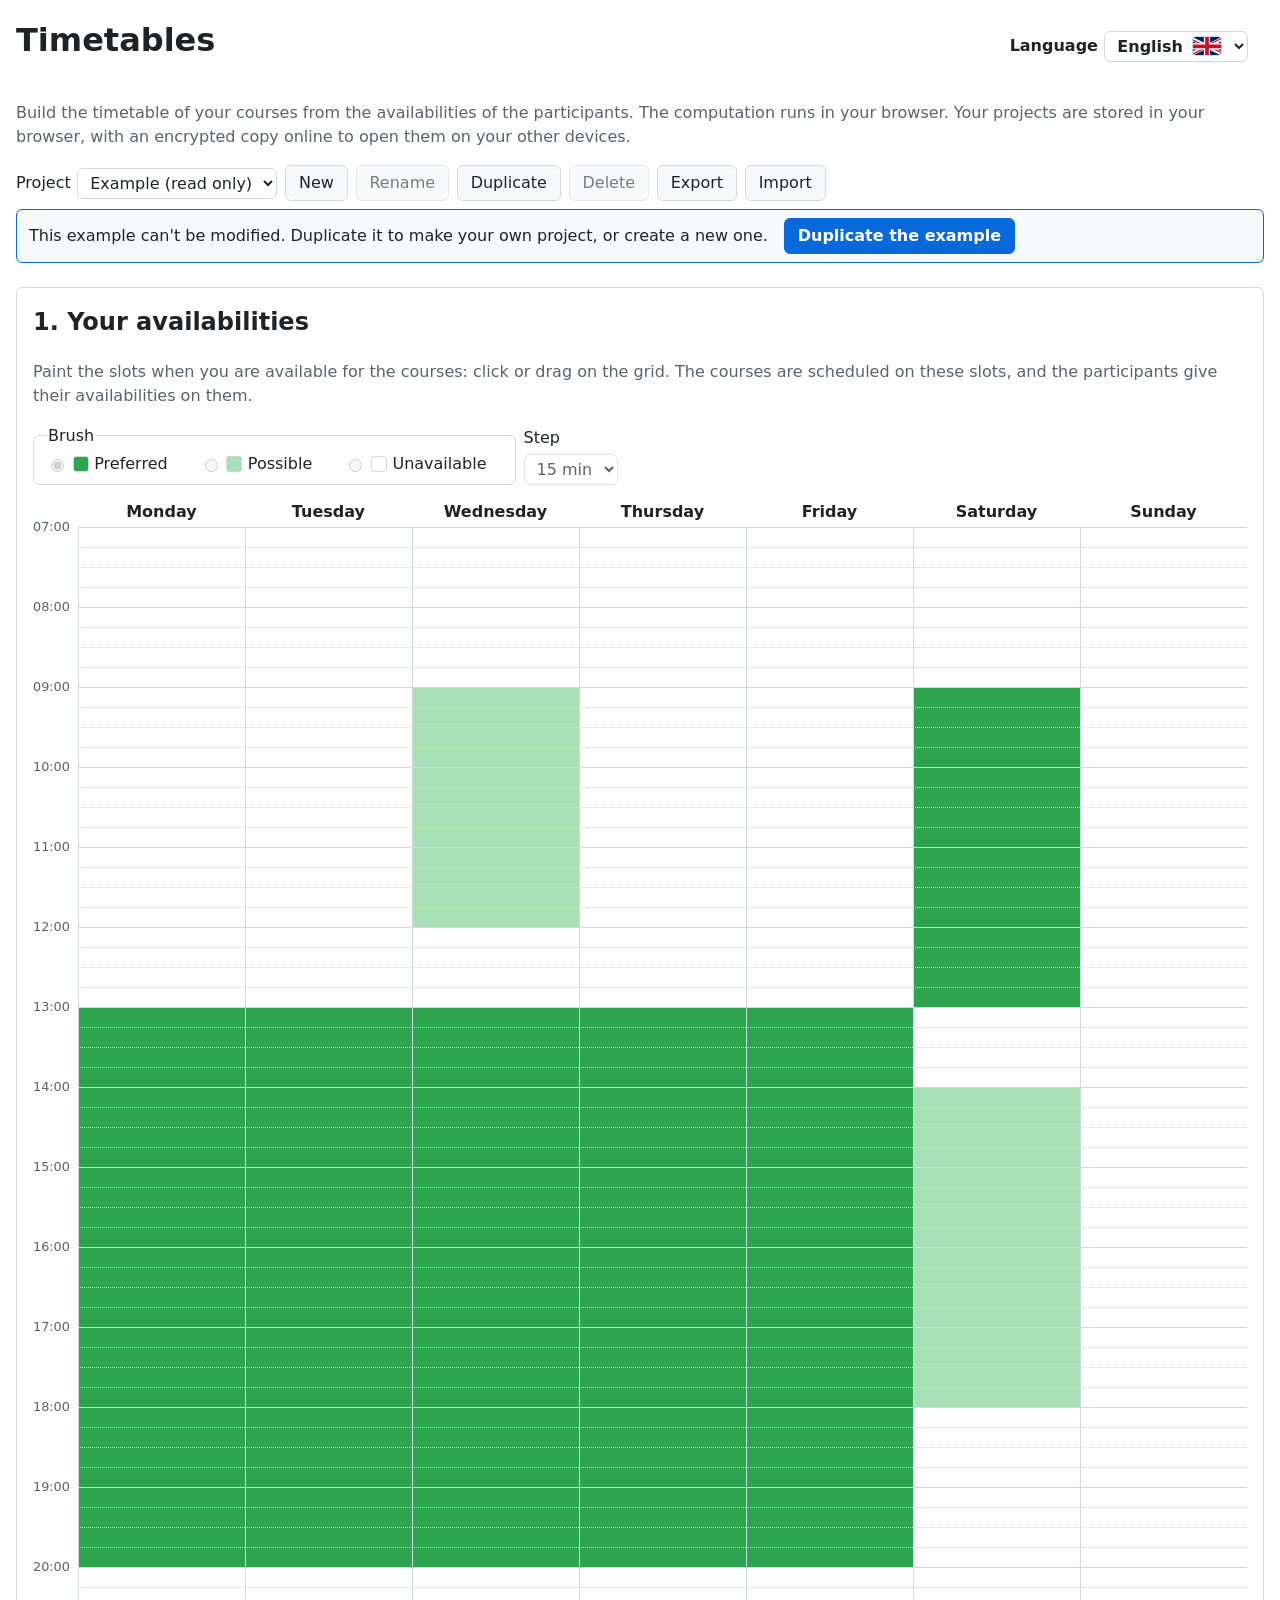
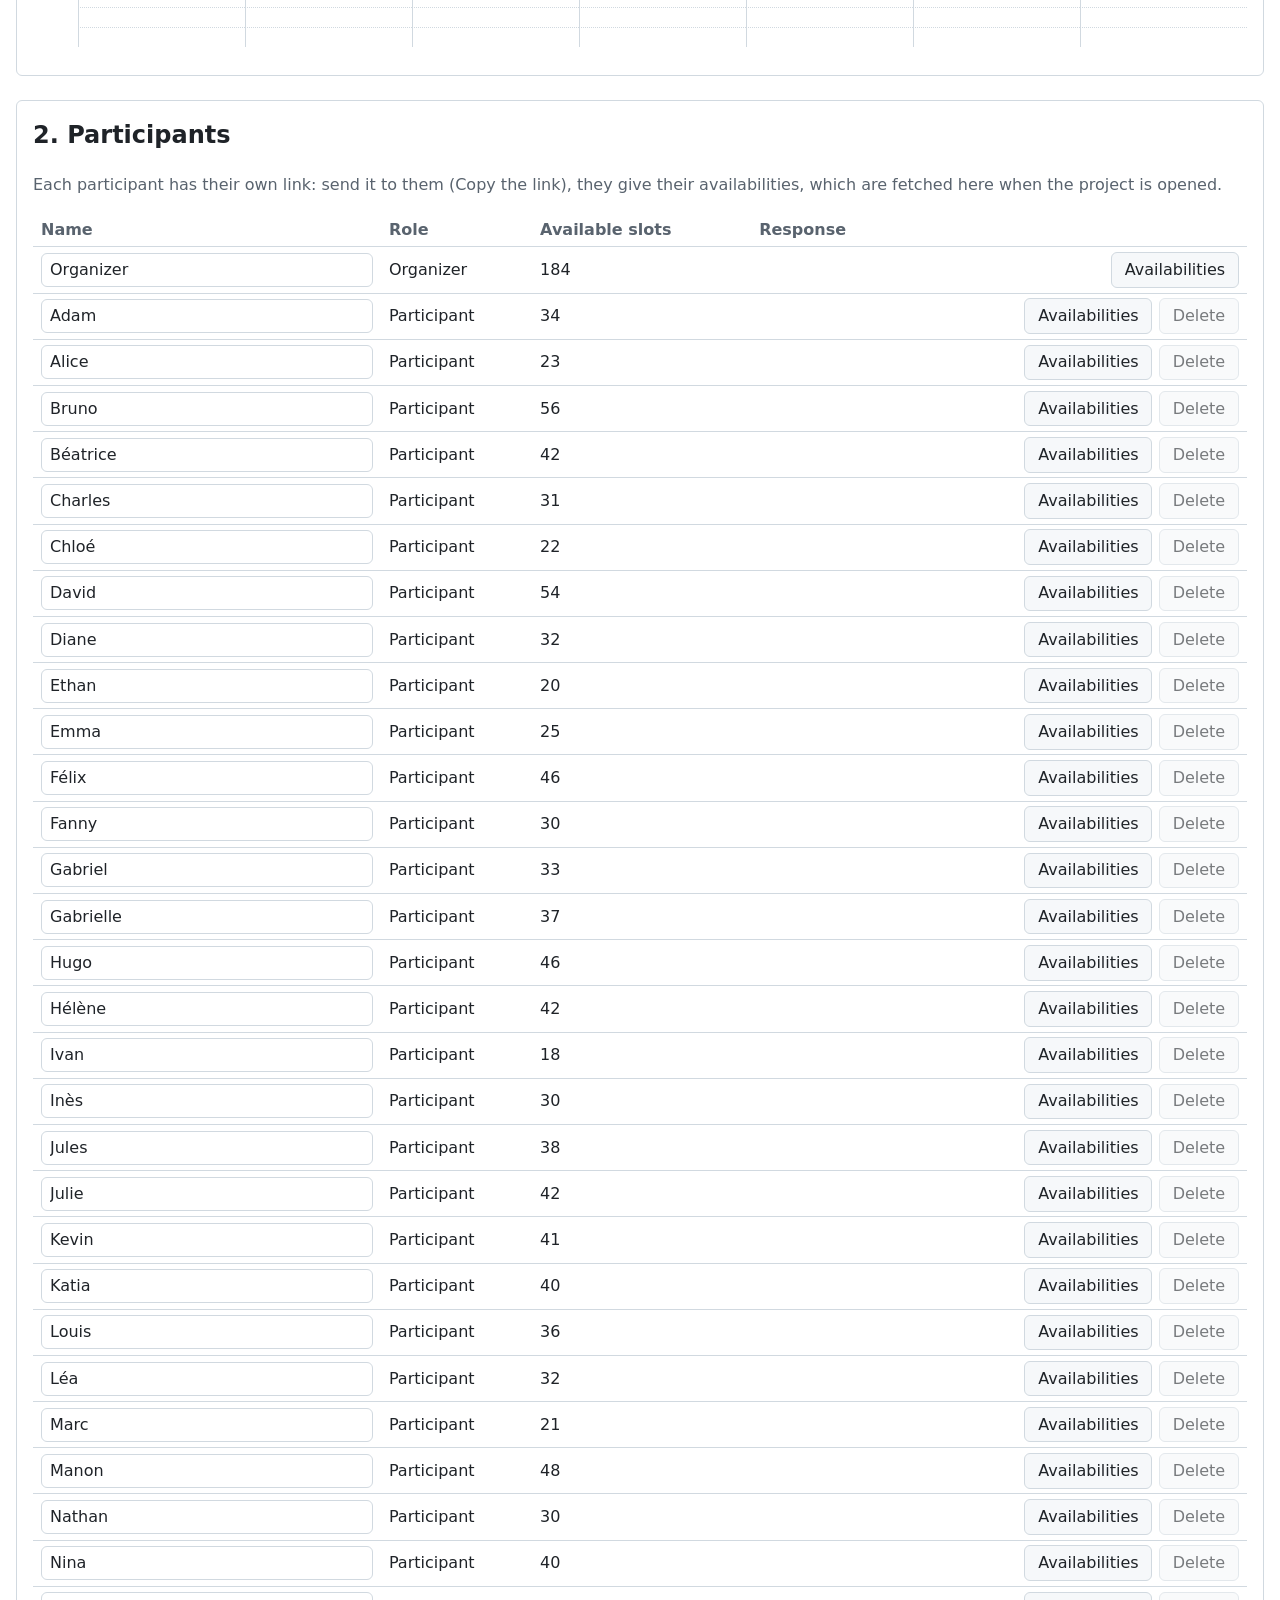
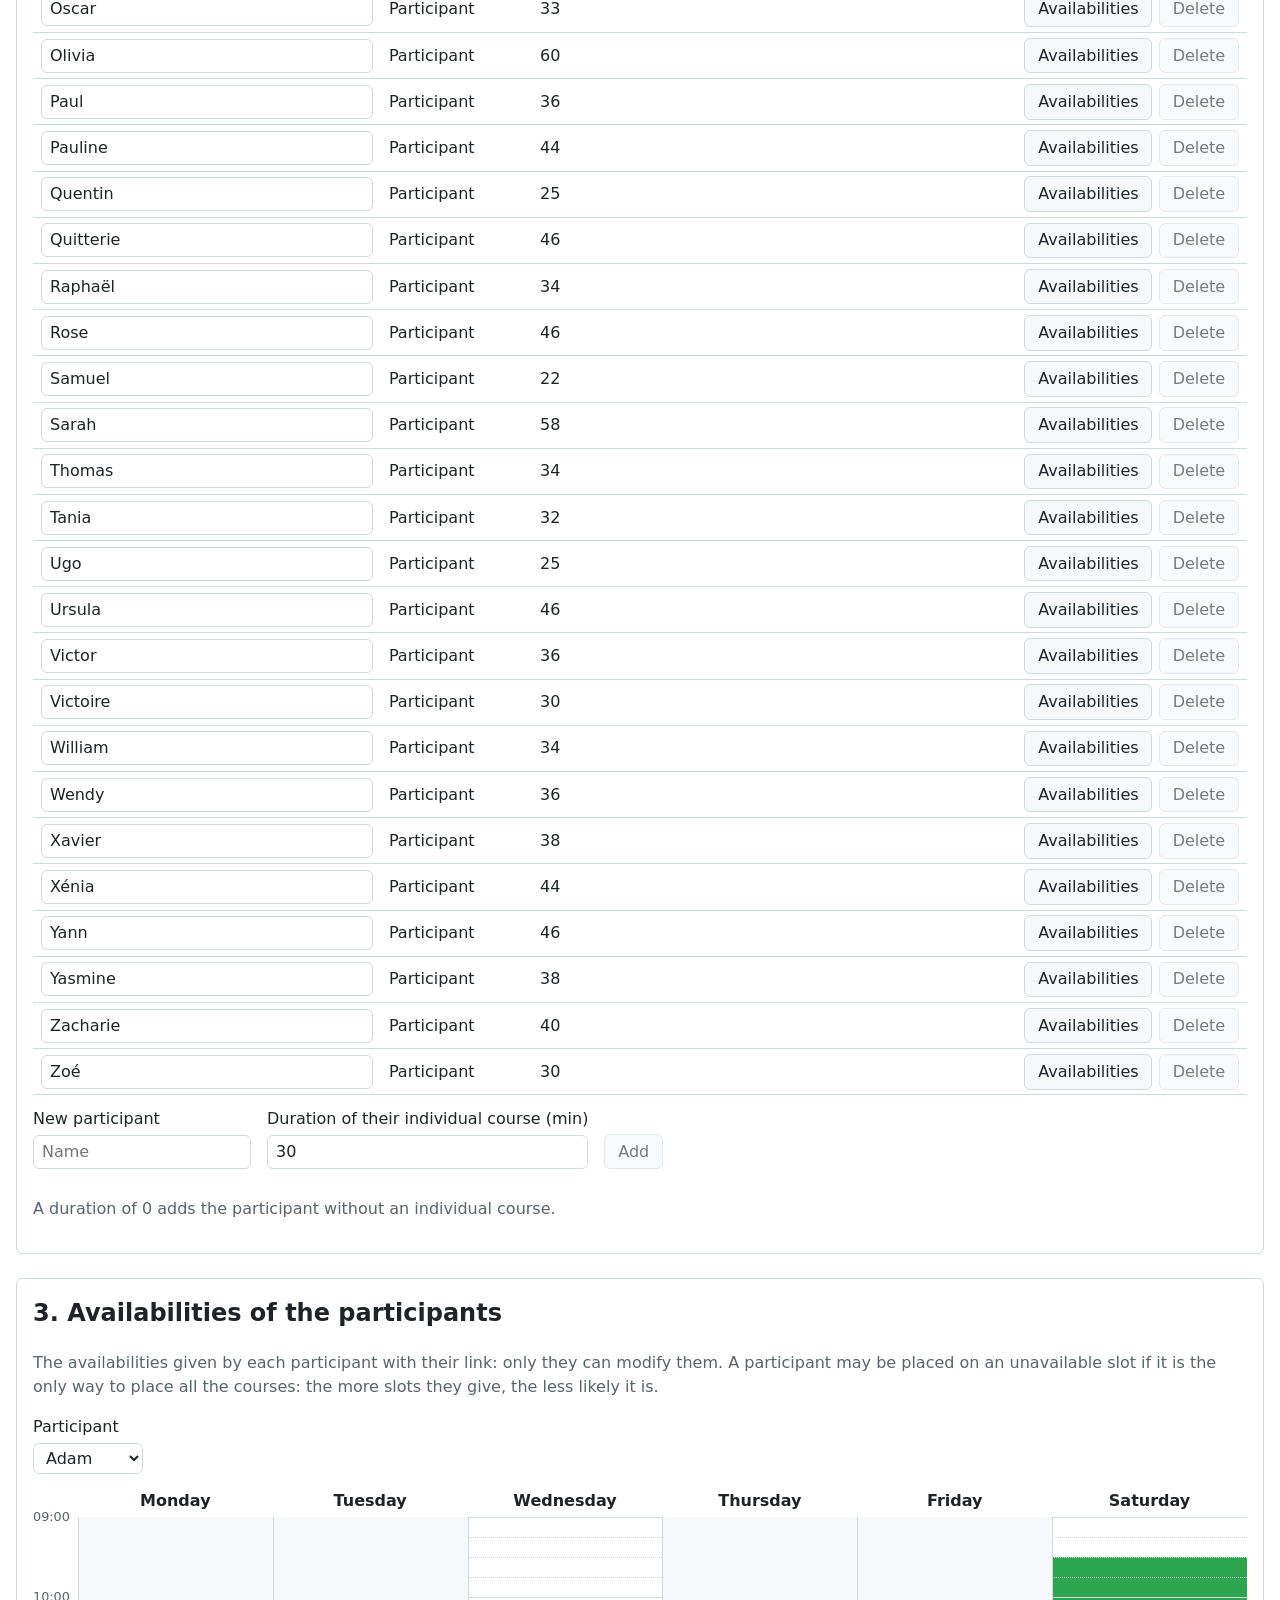
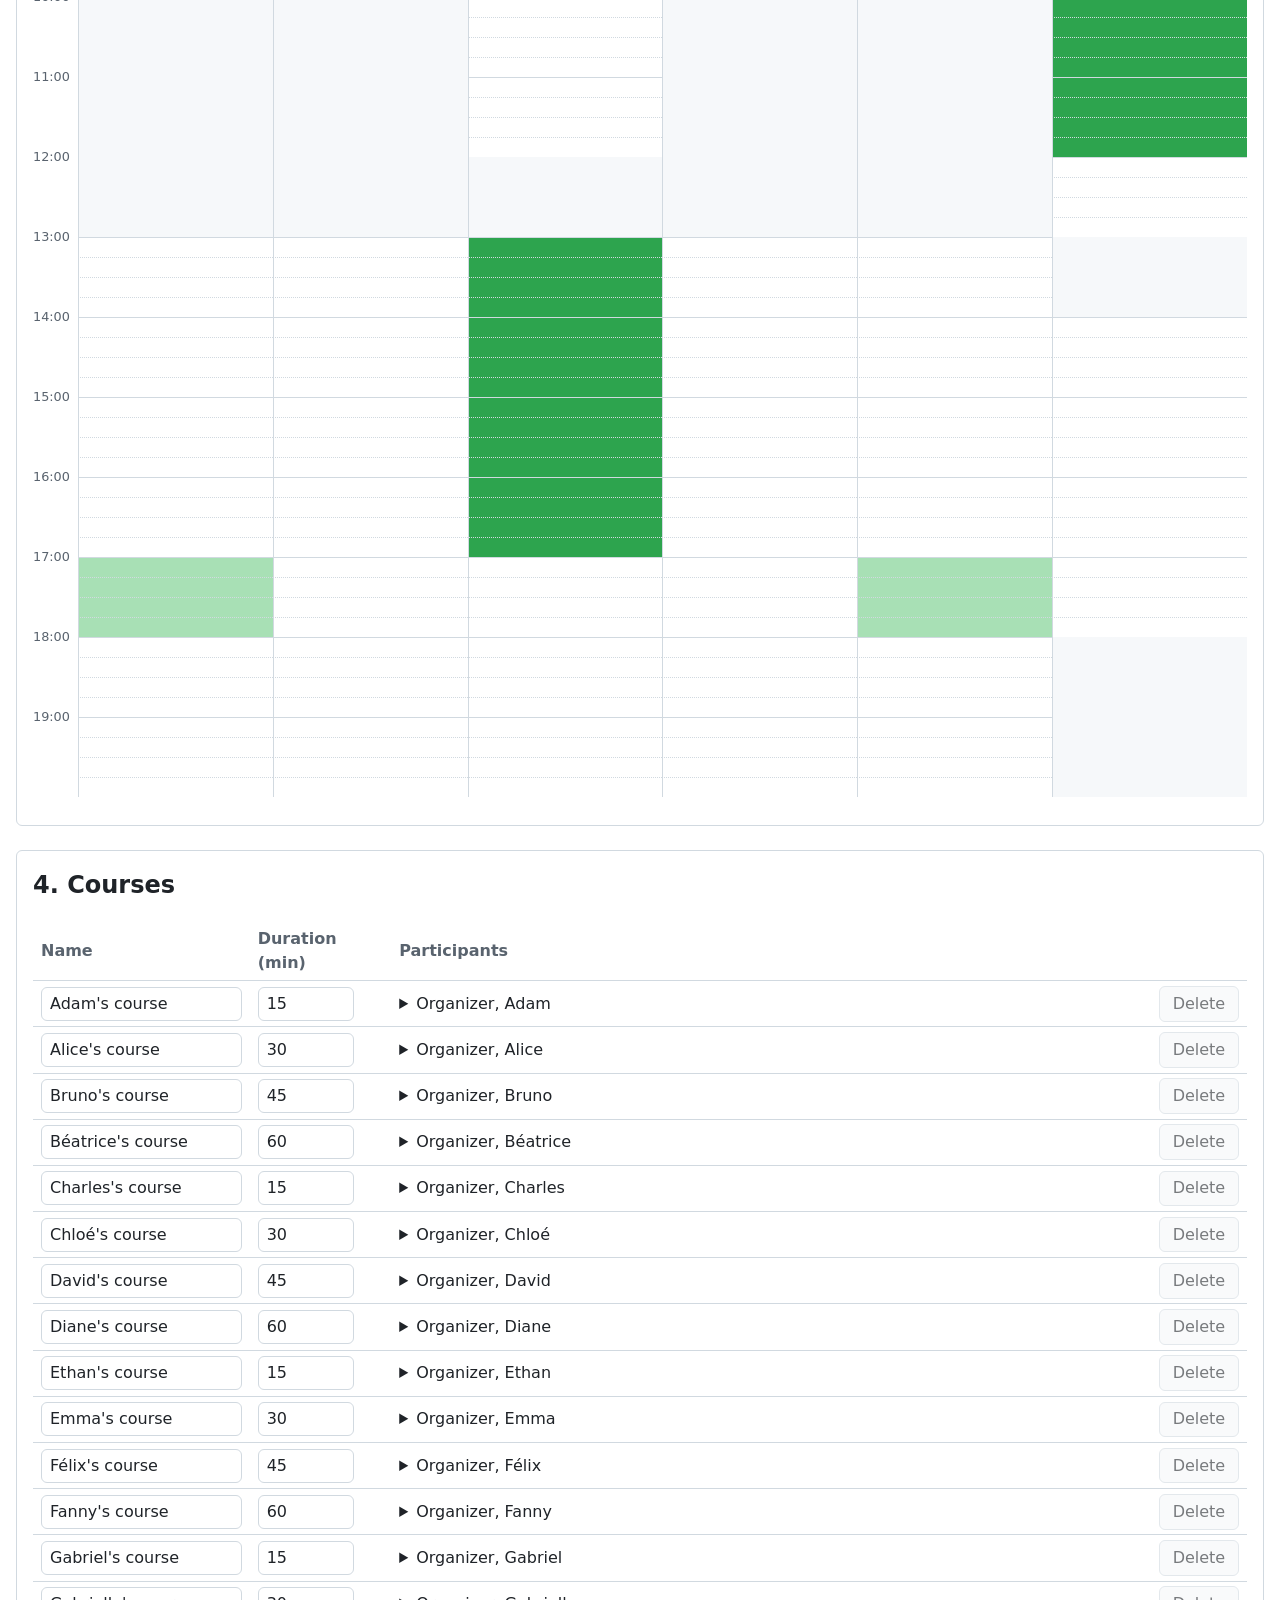
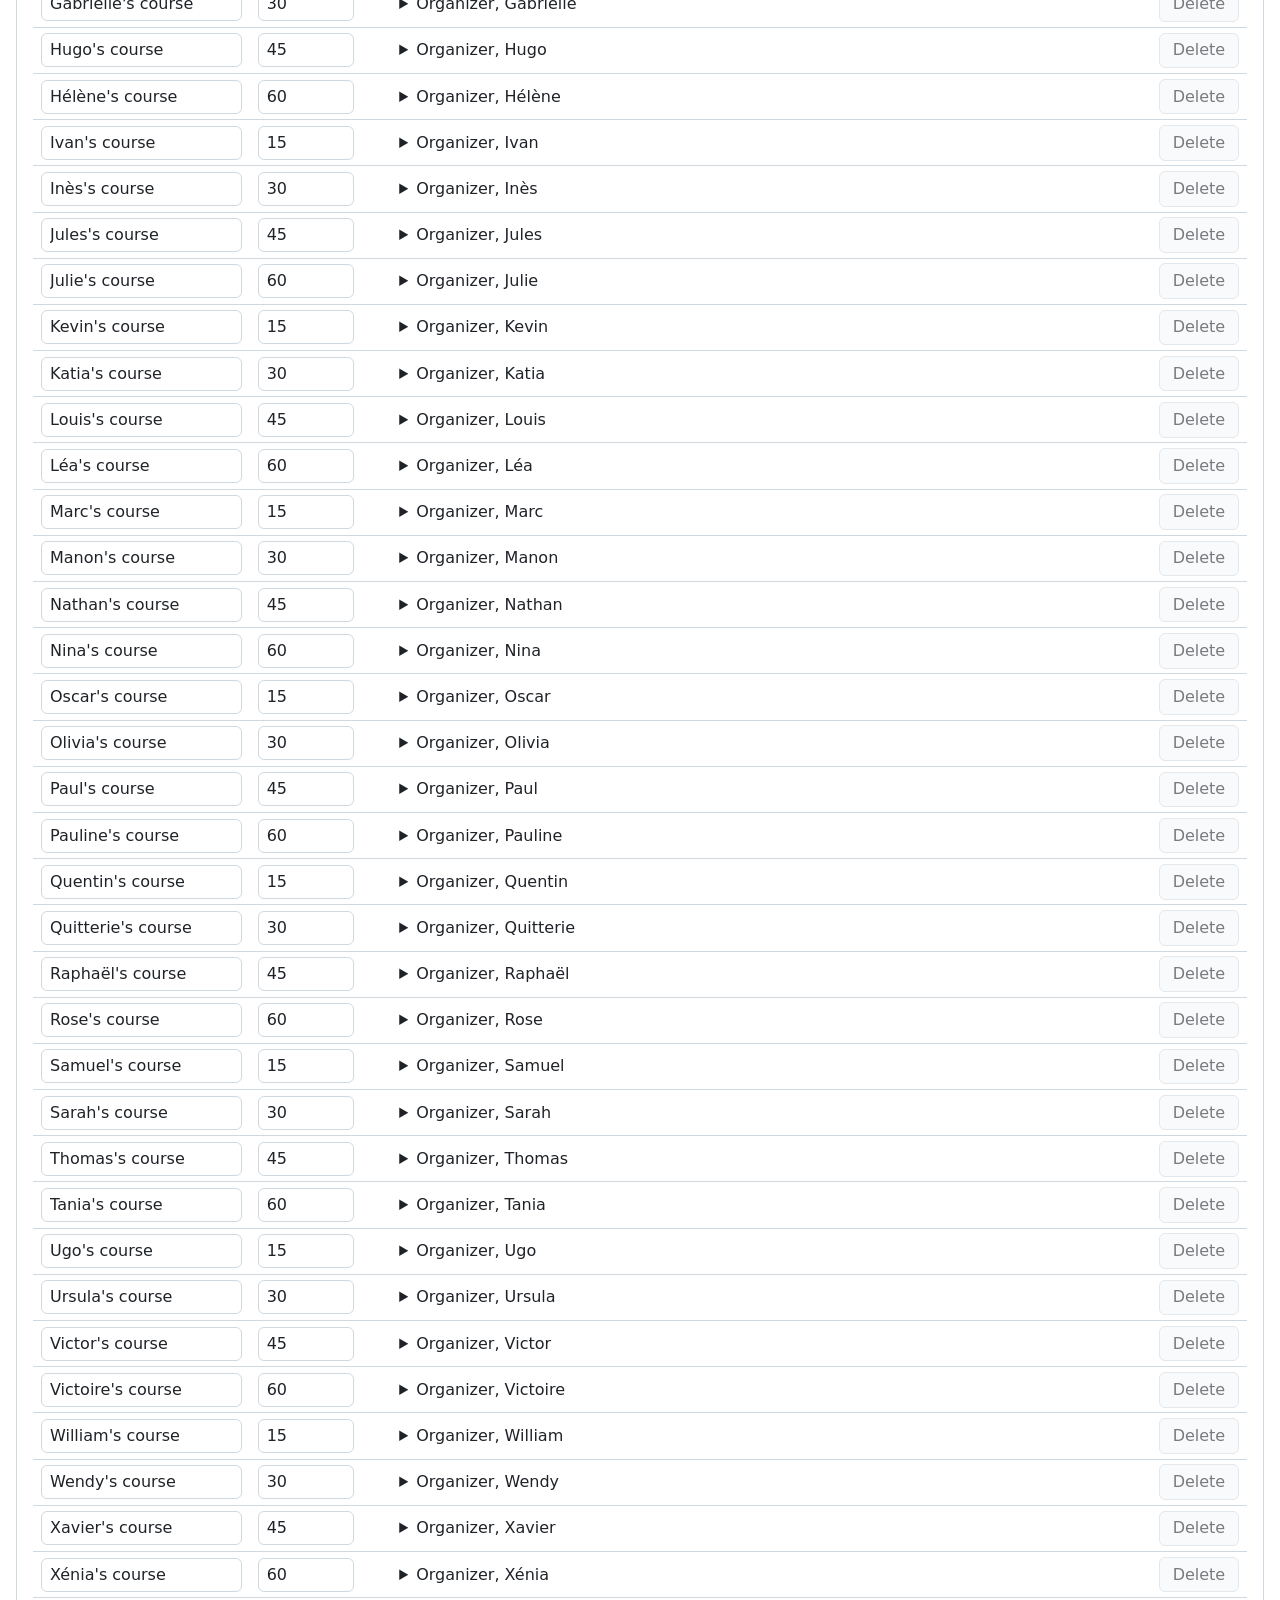
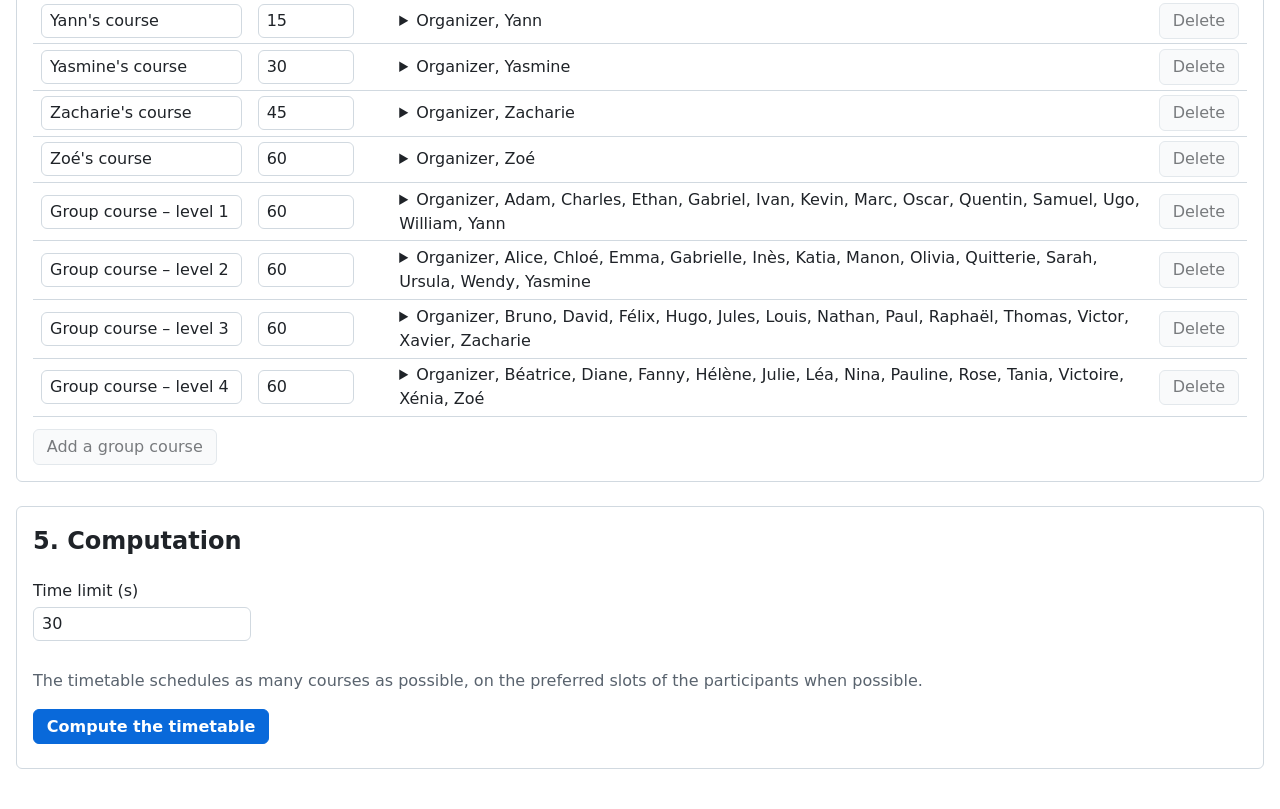
<file: wasm/web/index.html>
<!doctype html>
<html lang="en">
<head>
    <meta charset="utf-8">
    <meta name="viewport" content="width=device-width, initial-scale=1">
    <title>Timetables</title>
    <link rel="icon" href="data:image/svg+xml,%3Csvg xmlns='http://www.w3.org/2000/svg' viewBox='0 0 16 16'%3E%3Crect x='1' y='2' width='14' height='13' rx='2' fill='%230969da'/%3E%3Crect x='3' y='6' width='4' height='3' fill='%23fff'/%3E%3Crect x='9' y='9' width='4' height='4' fill='%23fff'/%3E%3C/svg%3E">
    <link rel="stylesheet" href="style.css">
    <script type="module" src="app.js"></script>
</head>
<body>
    <!-- The texts are translated by 'i18n.js' (attributes 'data-i18n*'). -->
    <header>
        <div class="page-title">
            <h1 data-i18n="page.title">Timetables</h1>
            <label class="inline language">
                <span data-i18n="page.language">Language</span>
                <!-- The flag is drawn over the select, after the name of the
                     selected language. -->
                <span class="select-with-flag">
                    <span id="language-flag" class="flag"></span>
                    <select id="language-select"></select>
                </span>
            </label>
        </div>
        <p data-i18n="page.description"></p>
        <div id="storage-warning" class="warning" hidden data-i18n="storage.warning"></div>
        <div class="toolbar" id="project-bar">
            <label class="inline">
                <span data-i18n="project.label">Project</span>
                <select id="project-select"></select>
            </label>
            <button type="button" id="project-new" data-i18n="project.new"></button>
            <button type="button" id="project-rename" data-i18n="project.rename"></button>
            <button type="button" id="project-duplicate" data-i18n="project.duplicate"></button>
            <button type="button" id="project-delete" data-i18n="project.delete"></button>
            <button type="button" id="project-export" data-i18n="project.export"></button>
            <button type="button" id="project-import" data-i18n="project.import"></button>
            <input type="file" id="project-import-file" accept=".json,application/json" hidden>
            <button type="button" id="project-link" aria-expanded="false" aria-controls="project-link-panel" data-i18n="sync.link"></button>
            <span id="sync-status" class="sync-status" role="status"></span>
        </div>
        <div id="project-link-panel" class="info sent" hidden>
            <p data-i18n="sync.description"></p>
            <span class="link-row">
                <input type="text" id="project-link-input" readonly data-i18n-aria-label="sync.link">
                <button type="button" id="project-link-copy" data-i18n="poll.copy"></button>
                <button type="button" id="project-link-email" data-i18n="sync.sendEmail"></button>
            </span>
        </div>
        <!-- Until the link of the project is saved (see 'sync.js'). -->
        <div id="link-reminder" class="warning reminder" hidden>
            <span data-i18n="sync.reminder"></span>
            <span class="toolbar">
                <button type="button" id="link-reminder-email" class="primary" data-i18n="sync.sendEmailLong"></button>
                <button type="button" id="link-reminder-copy" data-i18n="poll.copyLink"></button>
                <button type="button" id="link-reminder-done" data-i18n="sync.savedIt"></button>
            </span>
        </div>
        <div id="example-banner" class="info" hidden>
            <span data-i18n="example.banner"></span>
            <button type="button" id="example-duplicate" class="primary" data-i18n="example.duplicate"></button>
        </div>
    </header>

    <main>
        <section id="calendar-section">
            <h2 data-i18n="calendar.title"></h2>
            <p class="note" data-i18n="calendar.help"></p>
            <div class="row">
                <fieldset class="brushes">
                    <legend data-i18n="availability.brush"></legend>
                    <label class="brush"><input type="radio" name="week-brush" value="0" checked><span class="swatch preferred"></span> <span data-i18n="availability.preferred"></span></label>
                    <label class="brush"><input type="radio" name="week-brush" value="1"><span class="swatch possible"></span> <span data-i18n="availability.possible"></span></label>
                    <label class="brush"><input type="radio" name="week-brush" value="none"><span class="swatch unavailable"></span> <span data-i18n="availability.unavailable"></span></label>
                </fieldset>
                <label>
                    <span data-i18n="calendar.step"></span>
                    <select id="calendar-step"></select>
                </label>
            </div>
            <p id="calendar-empty" class="warning" data-i18n="calendar.noRange" hidden></p>
            <div id="week-grid" class="grid-wrapper"></div>
        </section>

        <section id="participants-section">
            <h2 data-i18n="participants.title"></h2>
            <p class="note" data-i18n="participants.linksNote"></p>
            <div class="table-wrapper">
                <table id="participants-table">
                    <thead>
                        <tr>
                            <th scope="col" data-i18n="participants.name"></th>
                            <th scope="col" data-i18n="participants.role"></th>
                            <th scope="col" data-i18n="participants.availableSlots"></th>
                            <th scope="col" data-i18n="poll.status"></th>
                            <th scope="col"><span class="visually-hidden" data-i18n="participants.actions"></span></th>
                        </tr>
                    </thead>
                    <tbody></tbody>
                </table>
            </div>
            <form id="add-student" class="row">
                <label>
                    <span data-i18n="participants.newStudent"></span>
                    <input type="text" id="add-student-name" data-i18n-placeholder="participants.newStudentPlaceholder" required>
                </label>
                <label>
                    <span data-i18n="participants.individualDuration"></span>
                    <input type="number" id="add-student-duration" min="0" step="5" value="30">
                </label>
                <button type="submit" data-i18n="participants.add"></button>
            </form>
            <p class="note" data-i18n="participants.zeroDurationNote"></p>

            <!-- The links of the participants and their answers (see 'polls.js'). -->
            <div id="poll-links">
                <div class="toolbar">
                    <button type="button" id="poll-copy-all" data-i18n="poll.copyAll"></button>
                    <button type="button" id="poll-fetch" data-i18n="poll.fetch"></button>
                    <span id="poll-status" class="sync-status" role="status"></span>
                    <span id="poll-working" class="note" role="status"></span>
                </div>
                <p id="poll-closed-note" class="warning" hidden data-i18n="poll.closedNote"></p>
                <p id="poll-error" class="error-text" role="alert" hidden></p>
                <div id="poll-summary"></div>
                <details id="poll-options">
                    <summary data-i18n="poll.options"></summary>
                    <label class="block">
                        <span data-i18n="poll.message"></span>
                        <textarea id="poll-message" rows="3"></textarea>
                    </label>
                    <h3 data-i18n="poll.sharedTitle"></h3>
                    <p class="note" data-i18n="poll.sharedNote"></p>
                    <span class="link-row">
                        <input type="text" id="poll-link" readonly data-i18n-aria-label="poll.sharedTitle">
                        <button type="button" id="poll-copy" data-i18n="poll.copy"></button>
                    </span>
                    <div class="toolbar">
                        <button type="button" id="poll-close"></button>
                        <button type="button" id="poll-reset" data-i18n="poll.reset"></button>
                    </div>
                    <p class="note" data-i18n="poll.privacyNote"></p>
                </details>
            </div>
        </section>

        <section id="availability-section">
            <h2 data-i18n="availability.title"></h2>
            <p class="note" data-i18n="availability.note"></p>
            <p id="availability-empty" class="note" hidden data-i18n="availability.noParticipant"></p>
            <div class="row">
                <label>
                    <span data-i18n="availability.participant"></span>
                    <select id="availability-participant" class="keep-enabled"></select>
                </label>
            </div>
            <div id="availability-grid" class="grid-wrapper"></div>
        </section>

        <section id="courses-section">
            <h2 data-i18n="courses.title"></h2>
            <div class="table-wrapper">
                <table id="courses-table">
                    <thead>
                        <tr>
                            <th scope="col" data-i18n="courses.name"></th>
                            <th scope="col" data-i18n="courses.duration"></th>
                            <th scope="col" data-i18n="courses.participants"></th>
                            <th scope="col"><span class="visually-hidden" data-i18n="courses.actions"></span></th>
                        </tr>
                    </thead>
                    <tbody></tbody>
                </table>
            </div>
            <button type="button" id="add-course" data-i18n="courses.addCollective"></button>
        </section>

        <section id="solve-section">
            <h2 data-i18n="solve.title"></h2>
            <div class="row">
                <label>
                    <span data-i18n="solve.timeLimit"></span>
                    <input type="number" id="time-limit" min="1" step="1">
                </label>
            </div>
            <p class="note" data-i18n="solve.note"></p>
            <ul id="check-errors" class="messages error"></ul>
            <ul id="check-warnings" class="messages warning"></ul>
            <div class="toolbar">
                <button type="button" id="solve" class="primary" data-i18n="solve.solve"></button>
                <button type="button" id="stop" hidden data-i18n="solve.stop"></button>
                <span id="solve-status" role="status"></span>
            </div>
        </section>

        <section id="result-section" hidden>
            <h2 data-i18n="result.title"></h2>
            <div id="result-outdated" class="warning" hidden data-i18n="result.outdated"></div>
            <ul id="result-messages" class="messages warning"></ul>
            <!-- The publication of the timetable to the participants (see
                 'publishTimetable' in 'polls.js'). -->
            <div id="publish-block" class="info sent" hidden>
                <p id="publish-status"></p>
                <div class="toolbar">
                    <button type="button" id="publish" class="primary"></button>
                    <button type="button" id="unpublish" data-i18n="publish.withdraw"></button>
                    <span id="publish-working" class="note" role="status"></span>
                </div>
                <p id="publish-error" class="error-text" role="alert" hidden></p>
            </div>
            <div id="timetable" class="grid-wrapper"></div>
            <p class="note legend">
                <span data-i18n="result.legend"></span>
                <span><i class="dot preferred"></i> <span data-i18n="availability.preferred"></span></span>
                <span><i class="dot possible"></i> <span data-i18n="availability.possible"></span></span>
                <span><i class="dot unavailable"></i> <span data-i18n="availability.unavailable"></span></span>
            </p>
            <div class="table-wrapper">
                <table id="result-table">
                    <thead>
                        <tr>
                            <th scope="col" data-i18n="result.course"></th>
                            <th scope="col" data-i18n="result.day"></th>
                            <th scope="col" data-i18n="result.time"></th>
                            <th scope="col" data-i18n="result.participants"></th>
                        </tr>
                    </thead>
                    <tbody></tbody>
                </table>
            </div>
            <div class="toolbar">
                <button type="button" id="export-csv" data-i18n="result.exportCsv"></button>
                <button type="button" id="print" data-i18n="result.print"></button>
            </div>
        </section>
    </main>
</body>
</html>
</file>
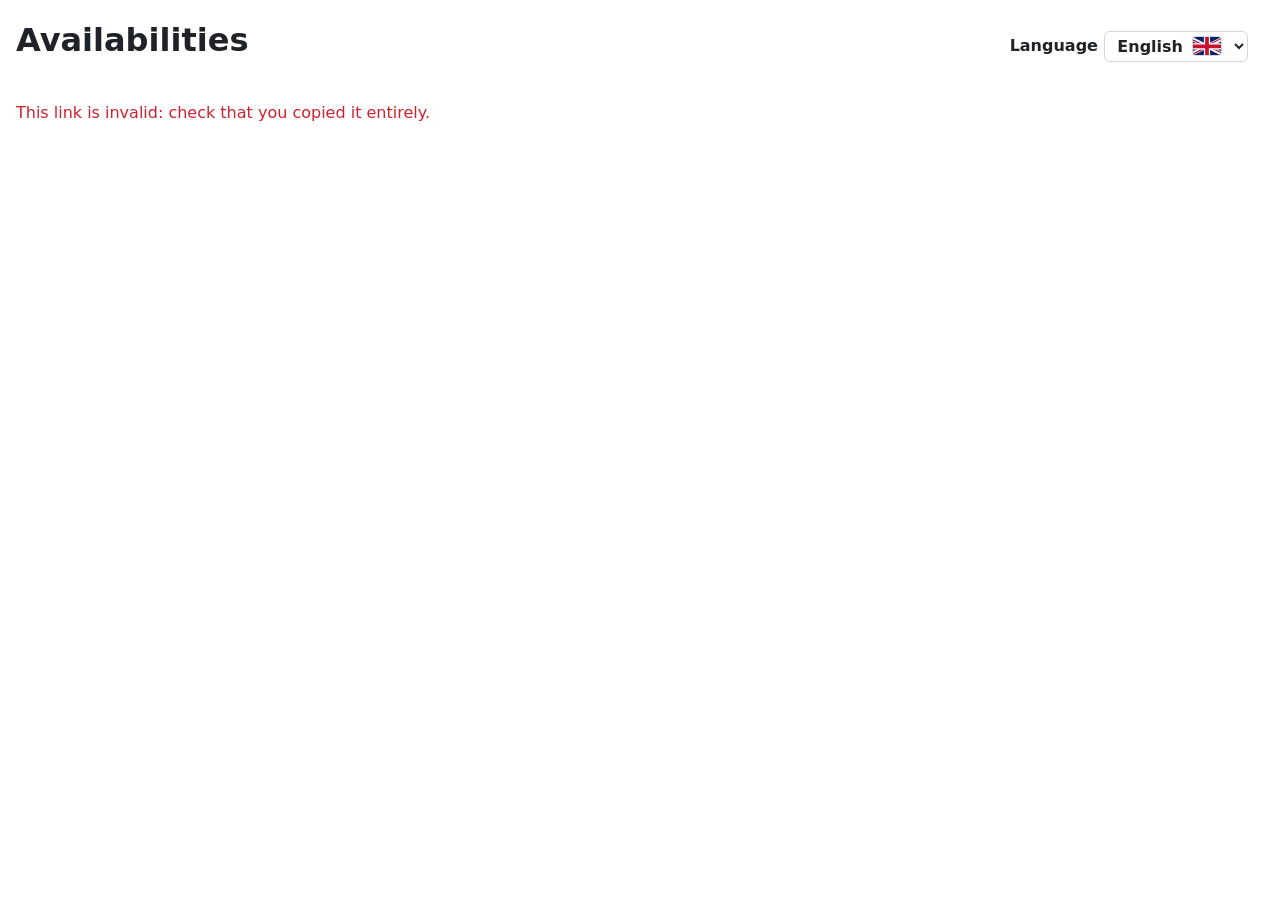
<file: wasm/web/poll.html>
<!doctype html>
<html lang="en">
<head>
    <meta charset="utf-8">
    <meta name="viewport" content="width=device-width, initial-scale=1">
    <!-- The key of the poll is in the URL, after '#': don't send the URL to
         other sites. -->
    <meta name="referrer" content="no-referrer">
    <title>Availabilities</title>
    <link rel="icon" href="data:image/svg+xml,%3Csvg xmlns='http://www.w3.org/2000/svg' viewBox='0 0 16 16'%3E%3Crect x='1' y='2' width='14' height='13' rx='2' fill='%230969da'/%3E%3Crect x='3' y='6' width='4' height='3' fill='%23fff'/%3E%3Crect x='9' y='9' width='4' height='4' fill='%23fff'/%3E%3C/svg%3E">
    <link rel="stylesheet" href="style.css">
    <script type="module" src="poll_page.js"></script>
</head>
<body>
    <!-- The page of a poll, for the students (see 'polls.js'). The texts are
         translated by 'i18n.js' (attributes 'data-i18n*'). -->
    <header>
        <div class="page-title">
            <h1 data-i18n="student.title">Availabilities</h1>
            <label class="inline language">
                <span data-i18n="page.language">Language</span>
                <span class="select-with-flag">
                    <span id="language-flag" class="flag"></span>
                    <select id="language-select"></select>
                </span>
            </label>
        </div>
    </header>

    <main>
        <p id="loading" class="note" data-i18n="student.loading"></p>
        <p id="fatal-error" class="error-text" role="alert" hidden></p>

        <form id="response-form" hidden novalidate>
            <!-- The timetable published by the organizer (see 'polls.js'). -->
            <section id="my-timetable" class="timetable-box" hidden>
                <h2 data-i18n="student.timetableTitle"></h2>
                <ul id="my-timetable-courses"></ul>
                <p id="my-timetable-date" class="note"></p>
            </section>
            <section>
                <p id="intro" class="intro"></p>
                <blockquote id="teacher-message" hidden></blockquote>
                <p class="note" data-i18n="student.privacy"></p>
                <p id="closed" class="warning" hidden data-i18n="student.closed"></p>
                <label>
                    <span data-i18n="student.name"></span>
                    <input type="text" id="student-name" maxlength="100" autocomplete="name" required>
                </label>
            </section>

            <section>
                <h2 data-i18n="student.availability"></h2>
                <div class="row">
                    <fieldset class="brushes">
                        <legend data-i18n="availability.brush"></legend>
                        <label class="brush"><input type="radio" name="brush" value="0" checked><span class="swatch preferred"></span> <span data-i18n="availability.preferred"></span></label>
                        <label class="brush"><input type="radio" name="brush" value="1"><span class="swatch possible"></span> <span data-i18n="availability.possible"></span></label>
                        <label class="brush"><input type="radio" name="brush" value="none"><span class="swatch unavailable"></span> <span data-i18n="availability.unavailable"></span></label>
                    </fieldset>
                </div>
                <p class="note" data-i18n="student.help"></p>
                <div id="student-grid" class="grid-wrapper"></div>
            </section>

            <section>
                <label class="block">
                    <span data-i18n="student.comment"></span>
                    <textarea id="student-comment" rows="3" maxlength="1000"></textarea>
                </label>
                <p id="send-error" class="error-text" role="alert" hidden></p>
                <div class="toolbar">
                    <button type="submit" id="send" class="primary" data-i18n="student.send"></button>
                    <span id="send-status" role="status"></span>
                </div>
                <div id="sent" class="info sent" hidden>
                    <p id="sent-text"></p>
                    <div id="own-link" hidden>
                        <p data-i18n="student.ownLink"></p>
                        <span class="link-row">
                            <input type="text" id="own-link-input" readonly data-i18n-aria-label="student.ownLink">
                            <button type="button" id="own-link-copy" data-i18n="poll.copy"></button>
                        </span>
                    </div>
                </div>
            </section>
        </form>
    </main>
</body>
</html>
</file>
<file: wasm/web/style.css>
:root {
    --text: #1f2328;
    --muted: #59636e;
    --border: #d1d9e0;
    --background: #ffffff;
    --surface: #f6f8fa;
    --accent: #0969da;
    --accent-text: #ffffff;
    --error: #cf222e;
    --warning: #9a6700;
    --warning-background: #fff8c5;
    --preferred: #2da44e;
    --possible: #a8e0b5;
    --teacher-off: rgba(130, 80, 223, 0.18);
    --course: #ddf4ff;
    --course-border: #0969da;
    --course-unavailable: #ffebe9;
    --course-unavailable-border: #cf222e;
    color-scheme: light dark;
}

@media (prefers-color-scheme: dark) {
    :root {
        --text: #e6edf3;
        --muted: #9198a1;
        --border: #3d444d;
        --background: #0d1117;
        --surface: #151b23;
        --accent: #4493f8;
        --accent-text: #0d1117;
        --error: #f85149;
        --warning: #d29922;
        --warning-background: #272115;
        --preferred: #3fb950;
        --possible: #1b4721;
        --teacher-off: rgba(163, 113, 247, 0.22);
        --course: #121d2f;
        --course-border: #4493f8;
        --course-unavailable: #2d1517;
        --course-unavailable-border: #f85149;
    }
}

* {
    box-sizing: border-box;
}

/* Even for the elements whose 'display' is set below. */
[hidden] {
    display: none !important;
}

body {
    margin: 0 auto;
    max-width: 88rem;
    padding: 1rem;
    font-family: system-ui, -apple-system, "Segoe UI", sans-serif;
    line-height: 1.5;
    color: var(--text);
    background: var(--background);
}

header p,
.note {
    color: var(--muted);
}

.page-title {
    display: flex;
    flex-wrap: wrap;
    align-items: baseline;
    justify-content: space-between;
    gap: 0.5rem 1rem;
}

.language {
    font-weight: 600;
}

.select-with-flag {
    position: relative;
    display: inline-flex;
    align-items: center;
}

.select-with-flag select {
    padding-right: 3rem;
    /* As wide as the selected language, for the flag to be next to its
       name (where supported). */
    field-sizing: content;
}

.flag {
    position: absolute;
    /* Before the arrow of the select. */
    right: 1.7rem;
    display: inline-flex;
    pointer-events: none;
}

.flag svg {
    width: 1.75rem;
    height: 1.17rem;
    border-radius: 3px;
    /* The white of the flags on a white background. */
    box-shadow: 0 0 0 1px var(--border);
}

section {
    margin: 1.5rem 0;
    padding: 1rem;
    border: 1px solid var(--border);
    border-radius: 6px;
}

h1, h2, h3 {
    margin-top: 0;
}

label {
    display: inline-flex;
    flex-direction: column;
    gap: 0.25rem;
    margin: 0 1rem 0.75rem 0;
}

label.inline {
    flex-direction: row;
    align-items: center;
    gap: 0.4rem;
}

fieldset {
    margin: 0 0 0.75rem;
    padding: 0.25rem 0.75rem 0.5rem;
    border: 1px solid var(--border);
    border-radius: 6px;
}

fieldset label {
    margin-bottom: 0;
}

input, select, button {
    font: inherit;
    color: inherit;
}

input[type=text], input[type=number], input[type=time], select {
    padding: 0.25rem 0.5rem;
    border: 1px solid var(--border);
    border-radius: 6px;
    background: var(--background);
    min-width: 0;
}

input.short {
    width: 6rem;
}

button {
    padding: 0.3rem 0.8rem;
    border: 1px solid var(--border);
    border-radius: 6px;
    background: var(--surface);
    cursor: pointer;
}

button:hover:not(:disabled) {
    border-color: var(--muted);
}

button:disabled {
    cursor: not-allowed;
    opacity: 0.6;
}

button.primary {
    background: var(--accent);
    border-color: var(--accent);
    color: var(--accent-text);
    font-weight: 600;
}

:focus-visible {
    outline: 2px solid var(--accent);
    outline-offset: 1px;
}

.row,
.toolbar {
    display: flex;
    flex-wrap: wrap;
    align-items: flex-end;
    gap: 0.5rem;
}

.row > label {
    margin-right: 0.5rem;
}

/* Aligned with the fields of the labels (which have a bottom margin). */
.row > button {
    margin-bottom: 0.75rem;
}

.toolbar {
    align-items: center;
    margin: 0.5rem 0;
}

.toolbar label {
    margin: 0;
}

.visually-hidden {
    position: absolute;
    width: 1px;
    height: 1px;
    overflow: hidden;
    clip: rect(0 0 0 0);
    white-space: nowrap;
}

.warning {
    padding: 0.5rem 0.75rem;
    border-radius: 6px;
    color: var(--warning);
    background: var(--warning-background);
}

.info {
    display: flex;
    flex-wrap: wrap;
    align-items: center;
    gap: 0.5rem 1rem;
    margin: 0.5rem 0;
    padding: 0.5rem 0.75rem;
    border: 1px solid var(--accent);
    border-radius: 6px;
    background: var(--surface);
}

label.block {
    display: flex;
    width: 100%;
    max-width: 48rem;
    margin-right: 0;
}

textarea {
    font: inherit;
    color: inherit;
    padding: 0.35rem 0.5rem;
    border: 1px solid var(--border);
    border-radius: 6px;
    background: var(--background);
    resize: vertical;
}

.link-row {
    display: flex;
    gap: 0.5rem;
}

.link-row input {
    flex: 1;
    min-width: 0;
    font-family: ui-monospace, monospace;
    font-size: 0.85rem;
}

#poll-links {
    margin-top: 1rem;
}

#poll-options {
    margin-top: 0.5rem;
}

#poll-options summary {
    cursor: pointer;
    color: var(--accent);
}

#poll-options[open] {
    padding: 0.5rem 0.75rem;
    border: 1px solid var(--border);
    border-radius: 6px;
}

#poll-options h3 {
    margin: 1rem 0 0.25rem;
    font-size: 1rem;
}

#poll-summary ul {
    margin: 0.25rem 0;
    padding-left: 1.25rem;
}

.participant-comment {
    display: block;
    margin-top: 0.2rem;
    font-size: 0.85rem;
    color: var(--muted);
}

.intro {
    font-size: 1.1rem;
}

blockquote {
    margin: 0.5rem 0;
    padding: 0.5rem 0.75rem;
    border-left: 4px solid var(--accent);
    background: var(--surface);
    white-space: pre-wrap;
}

.info.sent {
    display: block;
}

.info.sent p {
    margin: 0.25rem 0;
}

.reminder {
    display: flex;
    flex-wrap: wrap;
    align-items: center;
    gap: 0.25rem 1rem;
    margin: 0.5rem 0;
}

.reminder .toolbar {
    margin: 0;
}

.sync-status {
    font-size: 0.85rem;
    color: var(--muted);
}

.sync-status.problem {
    color: var(--warning);
}

.messages {
    margin: 0.5rem 0;
    padding-left: 1.25rem;
}

.messages:empty {
    display: none;
}

.messages.error {
    color: var(--error);
}

.messages.warning {
    background: none;
    padding: 0 0 0 1.25rem;
}

/* Tables */

.table-wrapper,
.grid-wrapper {
    /* Positioned: clips the absolutely positioned content too (the
       visually hidden headers). */
    position: relative;
    overflow-x: auto;
    margin-bottom: 0.75rem;
}

table {
    border-collapse: collapse;
    width: 100%;
}

th, td {
    padding: 0.3rem 0.5rem;
    border-bottom: 1px solid var(--border);
    text-align: left;
    vertical-align: middle;
}

th {
    color: var(--muted);
    font-weight: 600;
}

td input[type=text] {
    width: 100%;
    min-width: 8rem;
}

table.compact {
    width: auto;
}





.warning-text {
    color: var(--warning);
}

.error-text {
    color: var(--error);
}

td.actions {
    white-space: nowrap;
    text-align: right;
}

td.actions button + button {
    margin-left: 0.4rem;
}

td.missing {
    color: var(--error);
    font-weight: 600;
}

.participants-picker summary {
    cursor: pointer;
}

.participants-picker > div {
    display: flex;
    flex-wrap: wrap;
    gap: 0.25rem 0.75rem;
    padding: 0.4rem 0;
}

.participants-picker label {
    margin: 0;
}

.unavailable-participant {
    color: var(--error);
    font-weight: 600;
}

/* Availability grid */

.brushes {
    display: flex;
    flex-wrap: wrap;
    gap: 0.25rem 1rem;
    align-items: center;
}

.brush {
    flex-direction: row;
    align-items: center;
    gap: 0.35rem;
    cursor: pointer;
}

.swatch {
    display: inline-block;
    width: 1rem;
    height: 1rem;
    border: 1px solid var(--border);
    border-radius: 3px;
}

.swatch.preferred {
    background: var(--preferred);
}

.swatch.possible {
    background: var(--possible);
}

.swatch.unavailable {
    background: var(--background);
}

.availability {
    --slot-width: 4.5rem;
    display: grid;
    min-width: max-content;
    user-select: none;
}

.availability .day-header .short {
    display: none;
}

/* Small screens: the week fits in the width. */
@media (max-width: 40rem) {
    .availability {
        --slot-width: 2.4rem;
    }

    .availability .day-header {
        font-size: 0.85rem;
    }

    .availability .day-header .long {
        display: none;
    }

    .availability .day-header .short {
        display: inline;
    }
}

.availability .day-header {
    padding: 0.2rem;
    text-align: center;
    font-weight: 600;
}

.availability .time-label {
    padding-right: 0.5rem;
    font-size: 0.8rem;
    line-height: 1;
    color: var(--muted);
    text-align: right;
    transform: translateY(-0.4rem);
}

.availability .slot {
    height: 1.25rem;
    min-width: var(--slot-width);
    padding: 0;
    border: none;
    border-left: 1px solid var(--border);
    border-top: 1px dotted var(--border);
    border-radius: 0;
    background: var(--background);
    touch-action: none;
}

.availability .off-hours {
    border-left: 1px solid var(--border);
    background: var(--surface);
}

.availability .slot.hour {
    border-top: 1px solid var(--border);
}

.availability .slot.teacher-off {
    background-image: repeating-linear-gradient(
        45deg, var(--teacher-off) 0 4px, transparent 4px 8px);
}

.availability .slot.preferred {
    background-color: var(--preferred);
}

.availability .slot.possible {
    background-color: var(--possible);
}

/* The example: shown as is, but can't be painted. */
.availability .slot:disabled {
    opacity: 1;
    cursor: default;
}

.availability .slot:hover:not(:disabled) {
    outline: 2px solid var(--accent);
    outline-offset: -2px;
}

/* Timetable */

.timetable {
    display: grid;
    min-width: max-content;
    /* Room for the label of the last hour. */
    padding-bottom: 0.75rem;
}

.timetable .day-header {
    padding: 0.2rem;
    text-align: center;
    font-weight: 600;
}

.timetable .hours {
    position: relative;
    width: 3.5rem;
}

.timetable .hours div {
    position: absolute;
    right: 0.5rem;
    font-size: 0.8rem;
    line-height: 1;
    color: var(--muted);
    transform: translateY(-0.4rem);
}

.timetable .day {
    position: relative;
    min-width: 7rem;
    border-left: 1px solid var(--border);
    background-image: linear-gradient(to bottom, var(--border) 1px, transparent 1px);
}

.timetable .course {
    position: absolute;
    display: flex;
    flex-direction: column;
    overflow: hidden;
    padding: 0.1rem 0.3rem;
    border: 1px solid var(--course-border);
    border-left-width: 4px;
    border-radius: 4px;
    background: var(--course);
    font-size: 0.8rem;
    line-height: 1.2;
}

.timetable .course.has-unavailable {
    border-color: var(--course-unavailable-border);
    background: var(--course-unavailable);
}

.timetable .course strong {
    overflow: hidden;
    text-overflow: ellipsis;
    white-space: nowrap;
}

.timetable .course.short {
    flex-direction: row;
    align-items: center;
    gap: 0.4rem;
    padding-top: 0;
    padding-bottom: 0;
    font-size: 0.75rem;
}

.timetable .course.short strong {
    flex-shrink: 1;
    min-width: 0;
}

.timetable .course.short .line > span:first-child {
    font-size: 0.75rem;
}

/* The preference of a participant for the slot of a course: a dot. */
.dot {
    display: inline-block;
    flex-shrink: 0;
    width: 0.45rem;
    height: 0.45rem;
    border: 1px solid var(--preferred);
    border-radius: 50%;
    box-sizing: border-box;
    vertical-align: 0.05rem;
    print-color-adjust: exact;
    -webkit-print-color-adjust: exact;
}

.dot.preferred {
    background: var(--preferred);
}

.dot.possible {
    background: var(--background);
}

.dot.unavailable {
    border-color: var(--error);
    background: var(--error);
}

.timetable .course:not(.short) strong {
    flex-shrink: 0;
}

/* The time, and the dots after it, or below it if there isn't enough room. */
.timetable .course .line {
    display: flex;
    flex-wrap: wrap;
    align-items: center;
    gap: 0.15rem 0.3rem;
    min-width: 0;
}

.timetable .course .line > span:first-child {
    flex-shrink: 0;
    white-space: nowrap;
}

.timetable .course .dots {
    display: flex;
    flex-wrap: wrap;
    gap: 2px;
    max-width: 100%;
}

.timetable .course.short .line {
    flex-shrink: 0;
    flex-wrap: nowrap;
}

.timetable .course.short .dots {
    flex-wrap: nowrap;
    overflow: hidden;
}

.legend {
    display: flex;
    flex-wrap: wrap;
    align-items: center;
    gap: 0.25rem 0.9rem;
}

#result-table .participant {
    white-space: nowrap;
}

#result-table .participant .dot {
    margin-right: 0.25rem;
}

#publish-block p {
    margin: 0.25rem 0;
}

.timetable-box {
    border-color: var(--accent);
    border-width: 2px;
}

.timetable-box ul {
    margin: 0.25rem 0;
    padding-left: 1.25rem;
    font-size: 1.05rem;
}

/* Printing: only the timetable. */

@media print {
    header,
    main > section:not(#result-section),
    #result-section .toolbar,
    #result-outdated,
    #publish-block {
        display: none !important;
    }

    #result-section {
        border: none;
        padding: 0;
    }

    .grid-wrapper,
    .table-wrapper {
        overflow: visible;
    }
}
</file>
